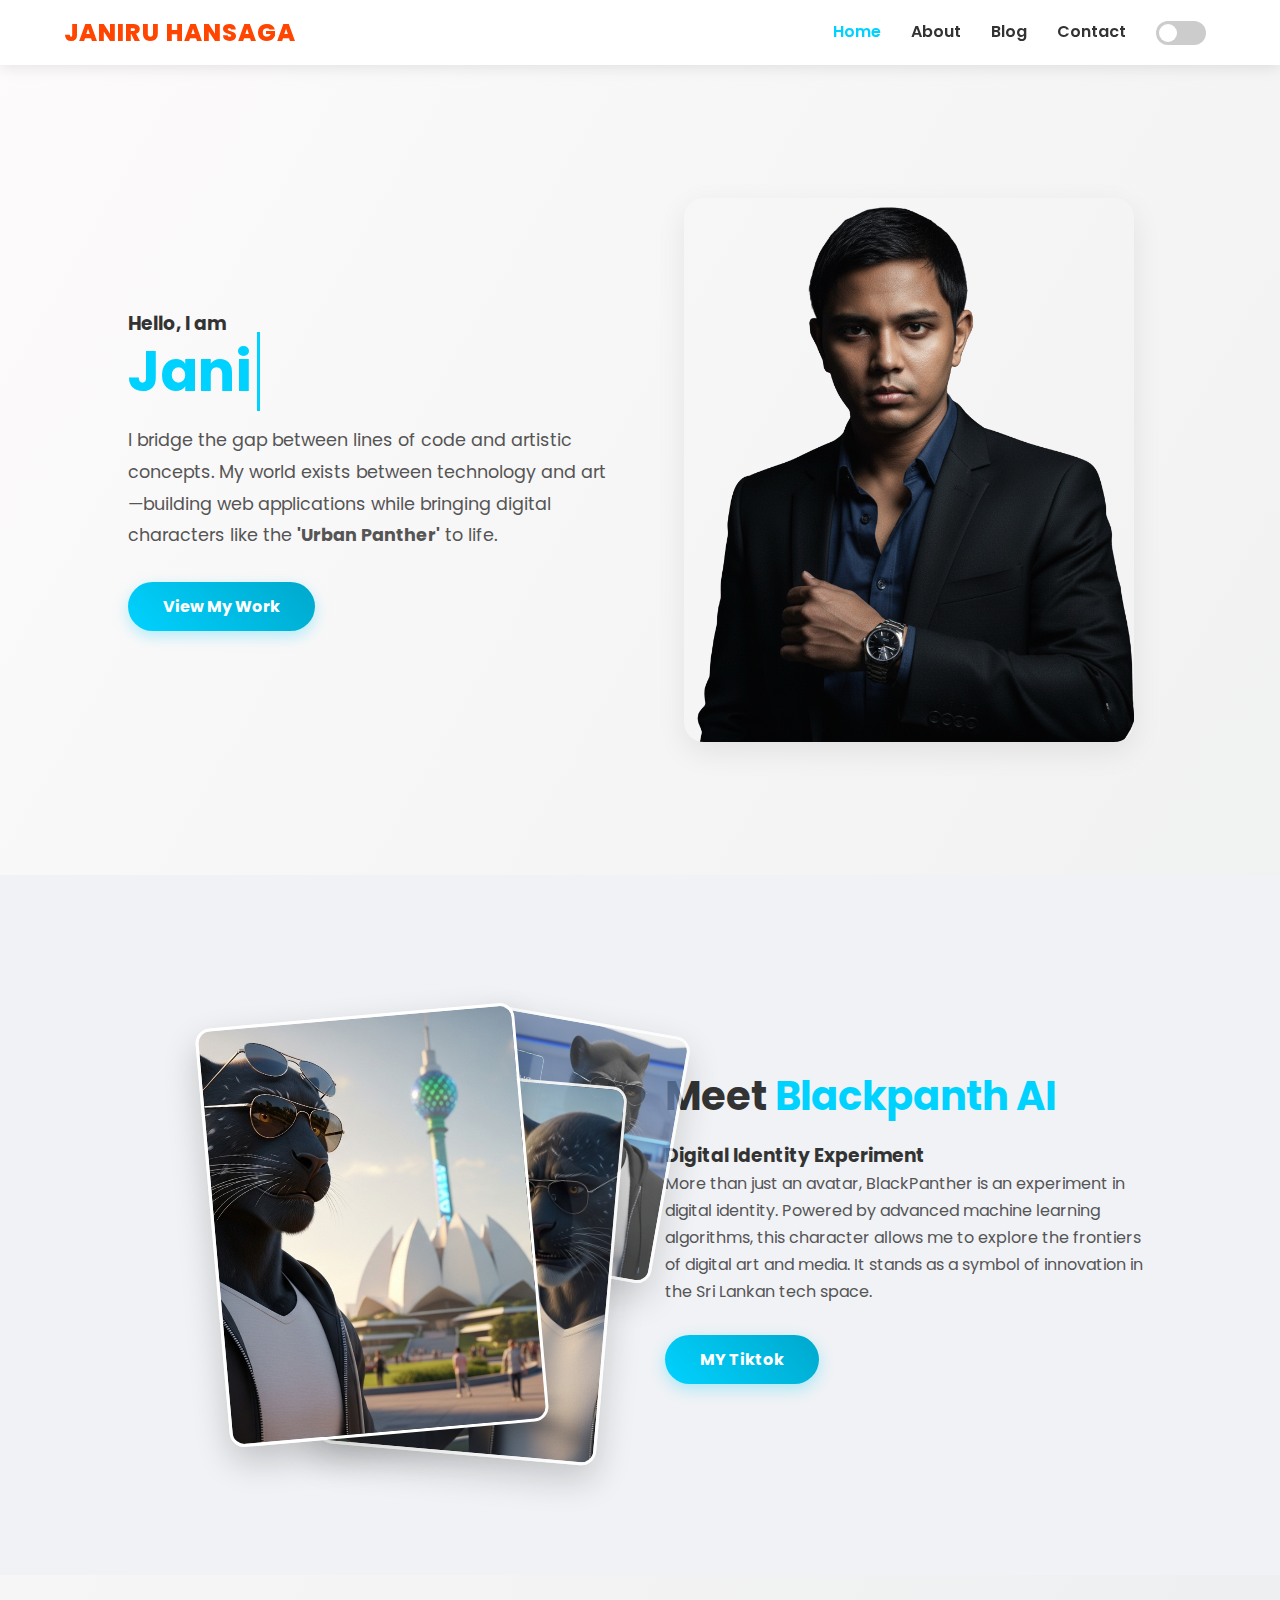
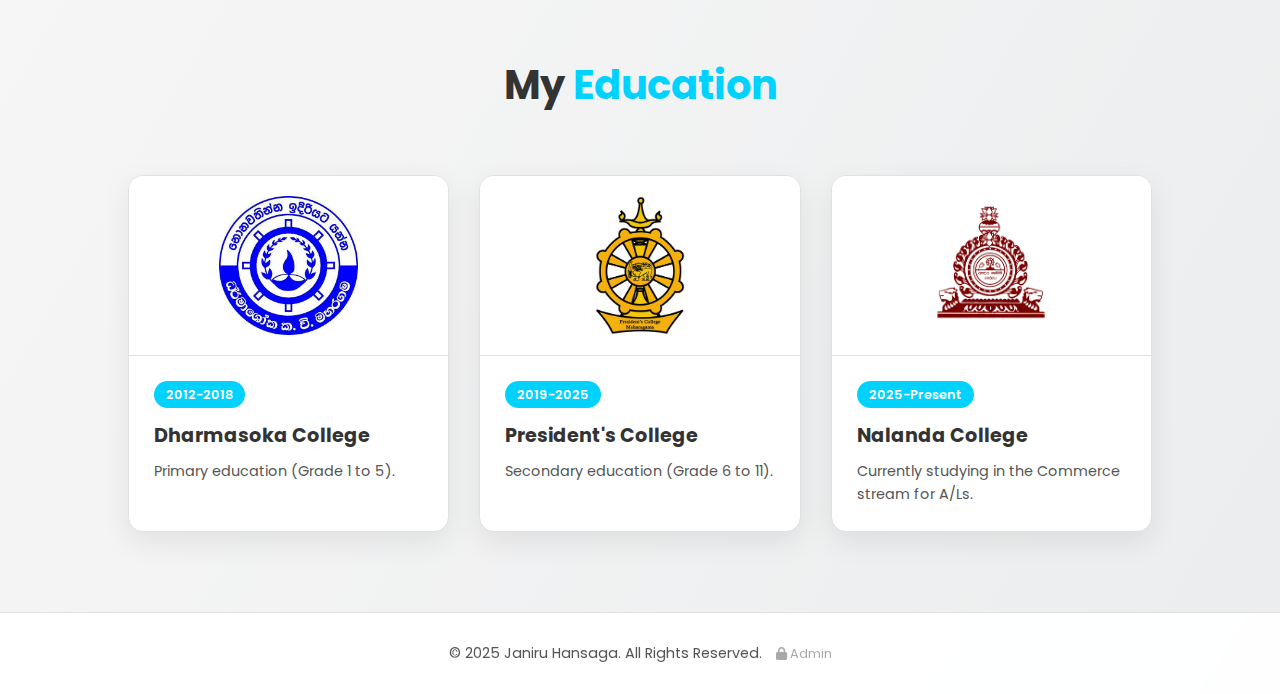
<file: index.html>
<!DOCTYPE html>
<html lang="en">

<head>
    <meta charset="UTF-8">
    <meta name="viewport" content="width=device-width, initial-scale=1.0">
    <title>Janiru Hansaga | Portfolio</title>
    <link rel="icon" type="image/x-icon" href="favicon.png">
    <link rel="stylesheet" href="style.css">
    <link href="https://fonts.googleapis.com/css2?family=Poppins:wght@300;400;600;700&display=swap" rel="stylesheet">
    <link rel="stylesheet" href="https://cdnjs.cloudflare.com/ajax/libs/font-awesome/6.4.0/css/all.min.css">
</head>

<body>

    <nav>
        <div class="logo">Janiru Hansaga</div>

        <ul class="nav-links" id="navLinks">
            <li><a href="index.html" style="color:var(--primary-color);">Home</a></li>
            <li><a href="about.html">About</a></li>
            <li><a href="Blog.html">Blog</a></li>
            <li><a href="contact.html">Contact</a></li>

            <li class="theme-switch-wrapper">
                <label class="theme-switch" for="checkbox">
                    <input type="checkbox" id="checkbox" />
                    <div class="slider round"></div>
                </label>
            </li>
        </ul>

        <div class="hamburger" onclick="toggleMenu()">
            <i class="fa-solid fa-bars"></i>
        </div>
    </nav>

    <header class="hero">
        <div class="hero-content">
            <h3>Hello, I am</h3>
            <h1><span class="typing"></span></h1>
            <p>I bridge the gap between lines of code and artistic concepts.
                My world exists between technology and art—building web applications while bringing digital characters
                like the <strong>'Urban Panther'</strong> to life.</p>
            <a href="https://janiru.online/" class="btn">View My Work</a>
        </div>
        <div class="hero-image">
            <img src="hero.png" alt="Janiru Hansaga">
        </div>
    </header>

    <section class="ai-section">
        <div class="ai-container">
            <div class="ai-image-box">
                <img src="panther1.jpeg" alt="AI Character Main" class="ai-img-main">
                <img src="panther2.jpeg" alt="AI Character Secondary" class="ai-img-secondary">
                <img src="panther3.png" alt="AI Character Small" class="ai-img-small">
            </div>

            <div class="ai-content-box">
                <h2>Meet <span class="highlight">Blackpanth AI</span></h2>
                <h3>Digital Identity Experiment</h3>
                <p>
                    More than just an avatar, BlackPanther is an experiment in digital identity. Powered by advanced
                    machine learning algorithms, this character allows me to explore the frontiers of digital art and
                    media. It stands as a symbol of innovation in the Sri Lankan tech space.
                </p>
                <a href="https://www.tiktok.com/@blackpanthai.lk" class="btn">MY Tiktok</a>
            </div>
        </div>
    </section>

    <section class="education-section" id="education">
        <h2 class="section-title">My <span class="highlight">Education</span></h2>

        <div class="edu-container">
            <div class="edu-box">
                <div class="edu-img">
                    <img src="images.jpg" alt="Dharmasoka College">
                </div>
                <div class="edu-content">
                    <span class="edu-date">2012-2018</span>
                    <h3>Dharmasoka College</h3>
                    <p>Primary education (Grade 1 to 5).</p>
                </div>
            </div>

            <div class="edu-box">
                <div class="edu-img">
                    <img src="President's_College_Maharagama_Crest.png" alt="Presidents College">
                </div>
                <div class="edu-content">
                    <span class="edu-date">2019-2025</span>
                    <h3>President's College</h3>
                    <p>Secondary education (Grade 6 to 11).</p>
                </div>
            </div>

            <div class="edu-box">
                <div class="edu-img">
                    <img src="Crest_of_Nalanda_College.png" alt="Nalanda College">
                </div>
                <div class="edu-content">
                    <span class="edu-date">2025-Present</span>
                    <h3>Nalanda College</h3>
                    <p>Currently studying in the Commerce stream for A/Ls.</p>
                </div>
            </div>
        </div>
    </section>
    <footer>
        <p>
            &copy; 2025 Janiru Hansaga. All Rights Reserved.
            <a href="admin.html" class="admin-link"><i class="fa-solid fa-lock"></i> Admin</a>
        </p>
    </footer>
    <script>
        // Dark Mode
        const toggleSwitch = document.querySelector('#checkbox');
        const currentTheme = localStorage.getItem('theme');

        if (currentTheme) {
            document.body.classList.add(currentTheme);
            if (currentTheme === 'dark-mode') {
                toggleSwitch.checked = true;
            }
        }

        function switchTheme(e) {
            if (e.target.checked) {
                document.body.classList.add('dark-mode');
                localStorage.setItem('theme', 'dark-mode');
            } else {
                document.body.classList.remove('dark-mode');
                localStorage.setItem('theme', 'light');
            }
        }
        toggleSwitch.addEventListener('change', switchTheme, false);

        // Typing Effect
        const text = "Janiru Hansaga";
        const typingElement = document.querySelector(".typing");
        let index = 0;
        let isDeleting = false;

        function typeEffect() {
            typingElement.textContent = text.substring(0, index);
            let speed = 150;
            if (isDeleting) { index--; speed = 100; } else { index++; }

            if (!isDeleting && index === text.length + 1) {
                isDeleting = true; speed = 2000;
            } else if (isDeleting && index === 0) {
                isDeleting = false; speed = 500;
            }
            setTimeout(typeEffect, speed);
        }
        window.onload = typeEffect;

        // Mobile Menu Toggle
        function toggleMenu() {
            const nav = document.getElementById("navLinks");
            nav.classList.toggle("active");

            // Icon change logic
            const icon = document.querySelector(".hamburger i");
            if (nav.classList.contains("active")) {
                icon.classList.remove("fa-bars");
                icon.classList.add("fa-xmark");
            } else {
                icon.classList.remove("fa-xmark");
                icon.classList.add("fa-bars");
            }
        }
    </script>
</body>

</html>
</file>
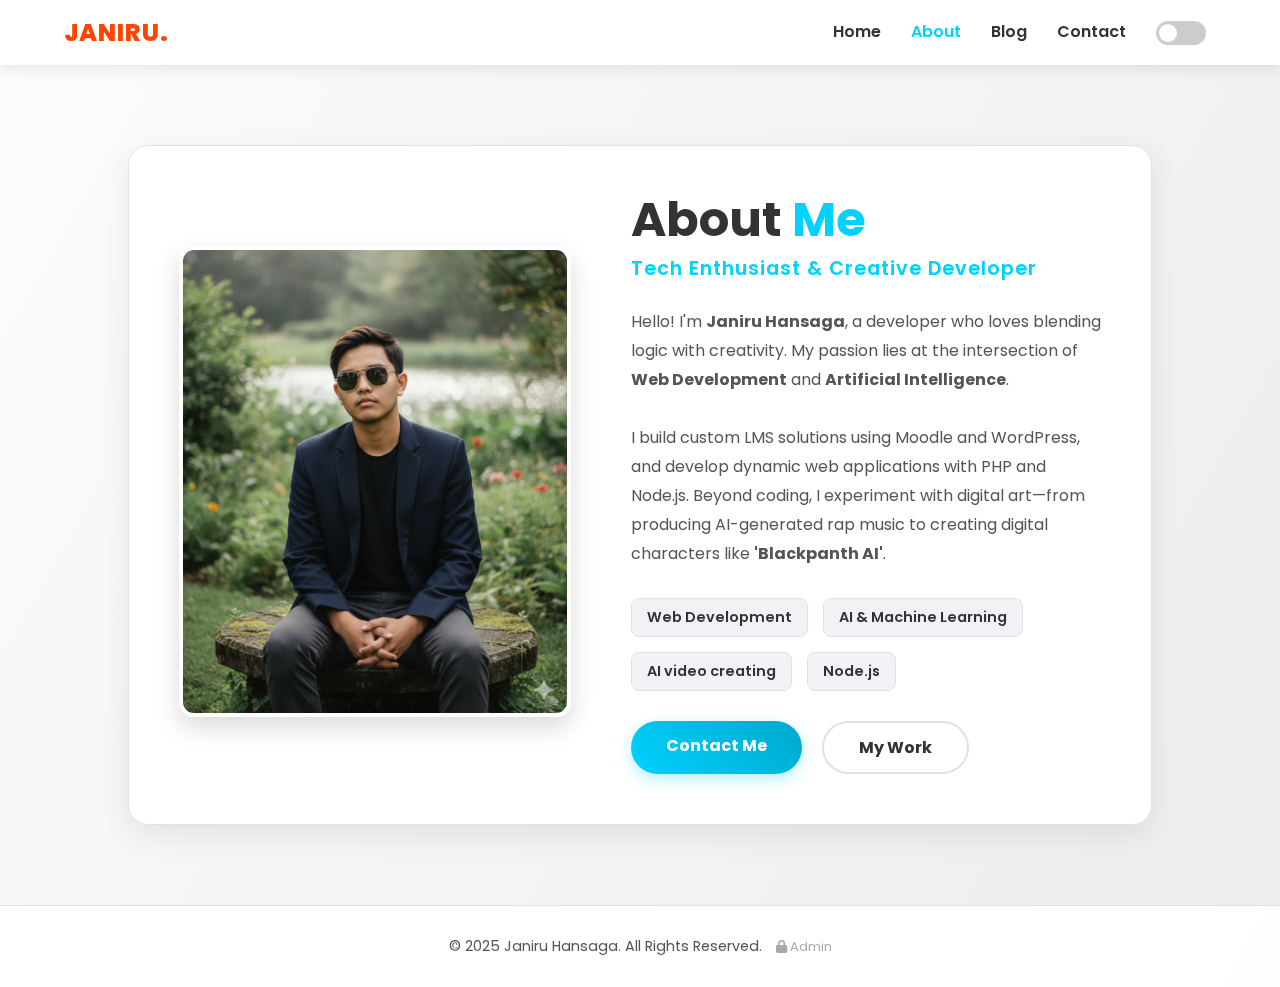
<file: about.html>
<!DOCTYPE html>
<html lang="en">

<head>
    <meta charset="UTF-8">
    <meta name="viewport" content="width=device-width, initial-scale=1.0">
    <title>About Me | Janiru Hansaga</title>
    <link rel="icon" type="image/x-icon" href="favicon.png">
    <link rel="stylesheet" href="style.css">
    <link href="https://fonts.googleapis.com/css2?family=Poppins:wght@300;400;600;800&display=swap" rel="stylesheet">
    <link rel="stylesheet" href="https://cdnjs.cloudflare.com/ajax/libs/font-awesome/6.4.0/css/all.min.css">
</head>

<body>

    <nav>
        <div class="logo">Janiru.</div>

        <ul class="nav-links" id="navLinks">
            <li><a href="index.html">Home</a></li>
            <li><a href="about.html" style="color:var(--primary-color);">About</a></li>
            <li><a href="Blog.html">Blog</a></li>
            <li><a href="contact.html">Contact</a></li>

            <li class="theme-switch-wrapper">
                <label class="theme-switch" for="checkbox">
                    <input type="checkbox" id="checkbox" />
                    <div class="slider round"></div>
                </label>
            </li>
        </ul>

        <div class="hamburger" onclick="toggleMenu()">
            <i class="fa-solid fa-bars"></i>
        </div>
    </nav>

    <section class="about-section">
        <div class="about-container">

            <div class="about-img-wrapper">
                <img src="my about.png" alt="Janiru Hansaga">
            </div>

            <div class="about-content">
                <h2>About <span class="highlight">Me</span></h2>
                <span class="subtitle">Tech Enthusiast & Creative Developer</span>

                <p>
                    Hello! I'm <strong>Janiru Hansaga</strong>, a developer who loves blending logic with creativity.
                    My passion lies at the intersection of <strong>Web Development</strong> and <strong>Artificial
                        Intelligence</strong>.
                </p>
                <p>
                    I build custom LMS solutions using Moodle and WordPress, and develop dynamic web applications with
                    PHP and Node.js.
                    Beyond coding, I experiment with digital art—from producing AI-generated rap music to creating
                    digital characters like
                    <strong>'Blackpanth AI'</strong>.
                </p>

                <div class="skills-grid">
                    <div class="skill-tag">Web Development</div>
                    <div class="skill-tag">AI & Machine Learning</div>
                    <div class="skill-tag">AI video creating</VIdeo></div>
                    <div class="skill-tag">Node.js</div>
                </div>

                <div class="btn-group">
                    <a href="https://www.facebook.com/janiruofficial" class="btn">Contact Me</a>
                    <a href="https://janiru.online/" class="btn-secondary">My Work</a>
                </div>
            </div>

        </div>
    </section>
    <footer>
        <p>
            &copy; 2025 Janiru Hansaga. All Rights Reserved.
            <a href="admin.html" class="admin-link"><i class="fa-solid fa-lock"></i> Admin</a>
        </p>
    </footer>
    <script>
        // Dark Mode Logic
        const toggleSwitch = document.querySelector('#checkbox');
        const currentTheme = localStorage.getItem('theme');

        if (currentTheme) {
            document.body.classList.add(currentTheme);
            if (currentTheme === 'dark-mode') {
                toggleSwitch.checked = true;
            }
        }

        function switchTheme(e) {
            if (e.target.checked) {
                document.body.classList.add('dark-mode');
                localStorage.setItem('theme', 'dark-mode');
            } else {
                document.body.classList.remove('dark-mode');
                localStorage.setItem('theme', 'light');
            }
        }
        toggleSwitch.addEventListener('change', switchTheme, false);

        // Mobile Menu
        function toggleMenu() {
            const nav = document.getElementById("navLinks");
            nav.classList.toggle("active");

            const icon = document.querySelector(".hamburger i");
            if (nav.classList.contains("active")) {
                icon.classList.remove("fa-bars");
                icon.classList.add("fa-xmark");
            } else {
                icon.classList.remove("fa-xmark");
                icon.classList.add("fa-bars");
            }
        }
    </script>

</body>

</html>
</file>
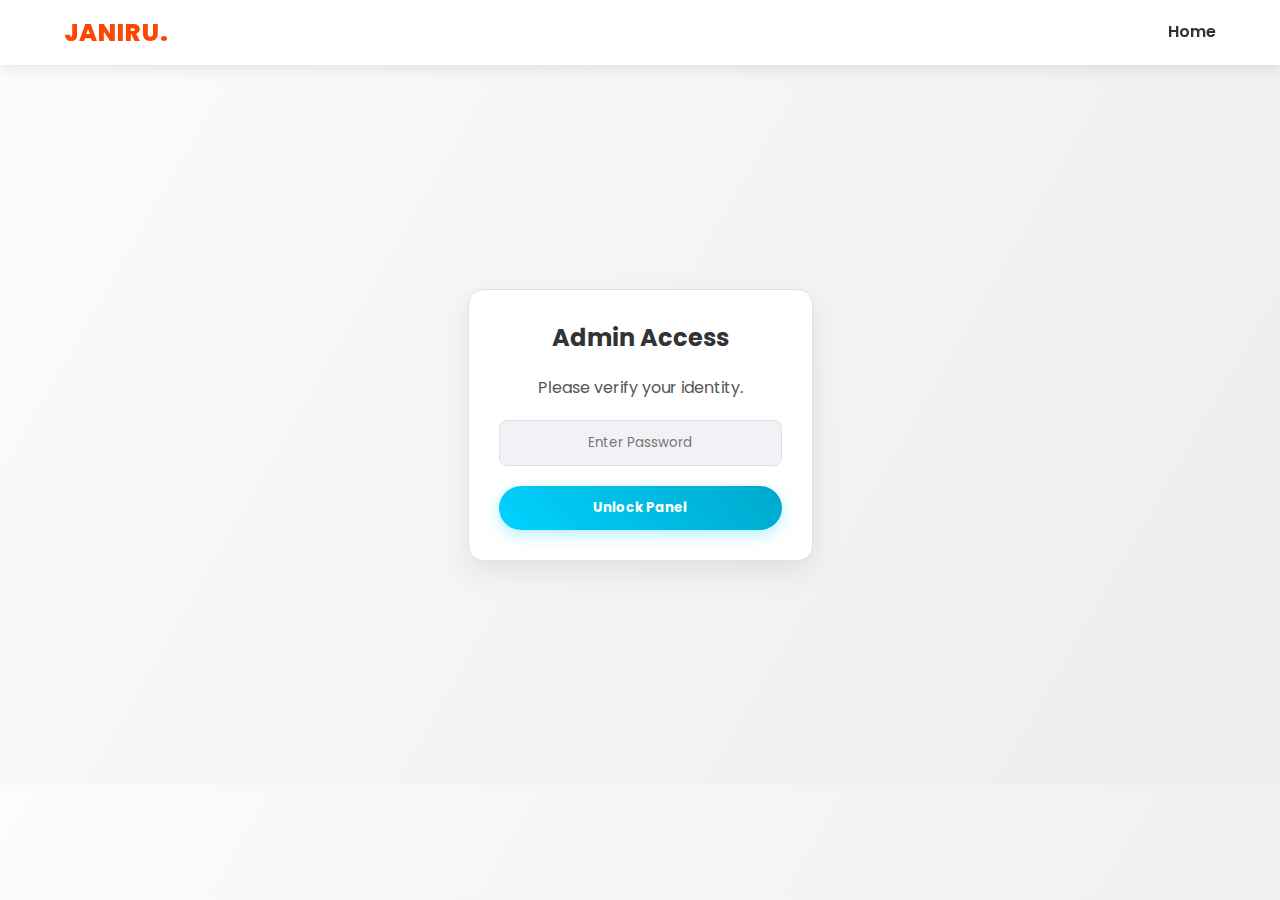
<file: admin.html>
<!DOCTYPE html>
<html lang="en">
<head>
    <meta charset="UTF-8">
    <meta name="viewport" content="width=device-width, initial-scale=1.0">
    <title>Admin | Post Generator</title>
    <link rel="stylesheet" href="style.css">
    <link href="https://fonts.googleapis.com/css2?family=Poppins:wght@300;600&display=swap" rel="stylesheet">
    <script>
        if (sessionStorage.getItem('isLoggedIn') !== 'true') { window.location.href = "login.html"; }
    </script>
</head>
<body>

    <nav>
        <div class="logo">ADMIN PANEL</div>
        <ul class="nav-links">
            <li><a href="index.html">Home</a></li>
            <li><a href="#" onclick="logout()" style="color: #ff4d4d;">Logout</a></li>
        </ul>
    </nav>

    <div class="admin-container">
        <h2 style="text-align: center; margin-bottom: 20px;">Create New Post</h2>
        <p style="text-align: center; color: var(--sub-text); margin-bottom: 30px; font-size: 0.9rem;">
            Since this is hosted on GitHub, this tool will <b>generate the code</b> for you.<br>
            Copy the result and paste it into your <code>posts.js</code> file.
        </p>

        <form id="postForm">
            <div class="form-group">
                <label>Title</label>
                <input type="text" id="postTitle" class="form-input" required>
            </div>
            <div class="form-group">
                <label>Date</label>
                <input type="date" id="postDate" class="form-input" required>
            </div>
            <div class="form-group">
                <label>Image URL (or file name)</label>
                <input type="text" id="postImage" class="form-input" placeholder="e.g. images/my-pic.jpg" required>
                <small style="color:gray;">Upload the image to your 'images' folder on GitHub first.</small>
            </div>
            <div class="form-group">
                <label>Content</label>
                <textarea id="postContent" class="form-input" rows="6" required></textarea>
            </div>
            <button type="submit" class="btn" style="width: 100%;">Generate Code</button>
        </form>

        <div id="outputArea" style="display: none; margin-top: 30px; background: #111; padding: 20px; border-radius: 10px; border: 1px solid #333;">
            <h3 style="color: #fff; margin-bottom: 10px;">Copy This Code:</h3>
            <textarea id="codeResult" style="width: 100%; height: 150px; background: #000; color: #0f0; padding: 10px; border: none; font-family: monospace;"></textarea>
            <p style="color: #aaa; font-size: 0.8rem; margin-top: 10px;">
                Now open <b>posts.js</b> and paste this inside the list, at the top.
            </p>
        </div>
    </div>

    <script>
        function logout() {
            sessionStorage.removeItem('isLoggedIn');
            window.location.href = "login.html";
        }

        document.getElementById('postForm').addEventListener('submit', function (e) {
            e.preventDefault();
            
            const title = document.getElementById('postTitle').value;
            const date = document.getElementById('postDate').value;
            const image = document.getElementById('postImage').value;
            // Clean up content to prevent code breaking
            const content = document.getElementById('postContent').value.replace(/"/g, '\\"').replace(/\n/g, ' ');

            const codeSnippet = `    {
        title: "${title}",
        date: "${date}",
        image: "${image}",
        content: "${content}"
    },`;

            document.getElementById('outputArea').style.display = 'block';
            document.getElementById('codeResult').value = codeSnippet;
        });
    </script>
</body>
</html>
</file>
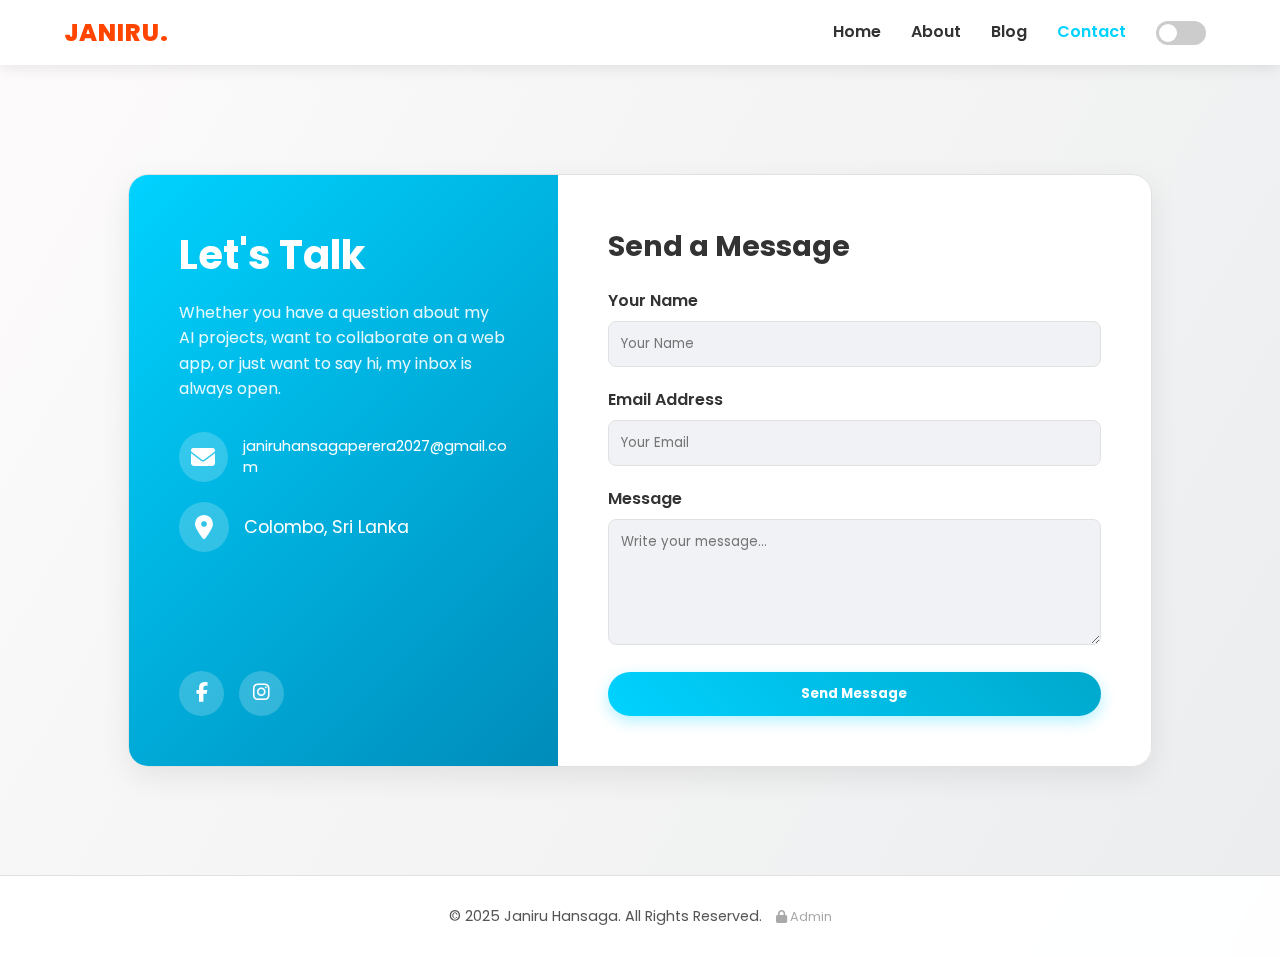
<file: contact.html>
<!DOCTYPE html>
<html lang="en">

<head>
    <meta charset="UTF-8">
    <meta name="viewport" content="width=device-width, initial-scale=1.0">
    <title>Contact Me | Janiru Hansaga</title>
    <link rel="icon" type="image/x-icon" href="favicon.png">
    <link rel="stylesheet" href="style.css">
    <link href="https://fonts.googleapis.com/css2?family=Poppins:wght@300;400;600;800&display=swap" rel="stylesheet">
    <link rel="stylesheet" href="https://cdnjs.cloudflare.com/ajax/libs/font-awesome/6.4.0/css/all.min.css">
</head>

<body>

    <nav>
        <div class="logo">Janiru.</div>

        <ul class="nav-links" id="navLinks">
            <li><a href="index.html">Home</a></li>
            <li><a href="about.html">About</a></li>
            <li><a href="Blog.html">Blog</a></li>
            <li><a href="contact.html" style="color:var(--primary-color);">Contact</a></li>

            <li class="theme-switch-wrapper">
                <label class="theme-switch" for="checkbox">
                    <input type="checkbox" id="checkbox" />
                    <div class="slider round"></div>
                </label>
            </li>
        </ul>

        <div class="hamburger" onclick="toggleMenu()">
            <i class="fa-solid fa-bars"></i>
        </div>
    </nav>

    <section class="contact-section">
        <div class="contact-container">

            <div class="contact-info">
                <div>
                    <h2>Let's Talk</h2>
                    <p>Whether you have a question about my AI projects, want to collaborate on a web app, or just want
                        to say hi, my inbox is always open.</p>

                    <div class="info-item">
                        <i class="fa-solid fa-envelope"></i>
                        <span style="font-size: 0.9rem; word-break: break-all;">janiruhansagaperera2027@gmail.com</span>
                    </div>

                    <div class="info-item">
                        <i class="fa-solid fa-location-dot"></i>
                        <span>Colombo, Sri Lanka</span>
                    </div>
                </div>

                <div class="social-icons">
                    <a href="https://www.facebook.com/janiruofficial" target="_blank" title="Facebook"><i
                            class="fa-brands fa-facebook-f"></i></a>
                    <a href="https://www.instagram.com/janiruofficial" target="_blank" title="Instagram"><i
                            class="fa-brands fa-instagram"></i></a>
                </div>
            </div>

            <div class="contact-form">
                <h3>Send a Message</h3>

                <form action="https://formspree.io/f/mpwgnygb" method="POST">

                    <div class="form-group">
                        <label>Your Name</label>
                        <input type="text" name="name" class="form-input" placeholder="Your Name" required>
                    </div>

                    <div class="form-group">
                        <label>Email Address</label>
                        <input type="email" name="email" class="form-input" placeholder="Your Email" required>
                    </div>

                    <div class="form-group">
                        <label>Message</label>
                        <textarea name="message" class="form-input" rows="5" placeholder="Write your message..."
                            required></textarea>
                    </div>

                    <button type="submit" class="btn" style="width: 100%;">Send Message</button>
                </form>
            </div>

        </div>
    </section>
    <footer>
        <p>
            &copy; 2025 Janiru Hansaga. All Rights Reserved.
            <a href="admin.html" class="admin-link"><i class="fa-solid fa-lock"></i> Admin</a>
        </p>
    </footer>
    <script>
        // Dark Mode Logic
        const toggleSwitch = document.querySelector('#checkbox');
        const currentTheme = localStorage.getItem('theme');

        if (currentTheme) {
            document.body.classList.add(currentTheme);
            if (currentTheme === 'dark-mode') {
                toggleSwitch.checked = true;
            }
        }

        function switchTheme(e) {
            if (e.target.checked) {
                document.body.classList.add('dark-mode');
                localStorage.setItem('theme', 'dark-mode');
            } else {
                document.body.classList.remove('dark-mode');
                localStorage.setItem('theme', 'light');
            }
        }
        toggleSwitch.addEventListener('change', switchTheme, false);

        // Mobile Menu
        function toggleMenu() {
            const nav = document.getElementById("navLinks");
            nav.classList.toggle("active");

            const icon = document.querySelector(".hamburger i");
            if (nav.classList.contains("active")) {
                icon.classList.remove("fa-bars");
                icon.classList.add("fa-xmark");
            } else {
                icon.classList.remove("fa-xmark");
                icon.classList.add("fa-bars");
            }
        }
    </script>

</body>

</html>
</file>
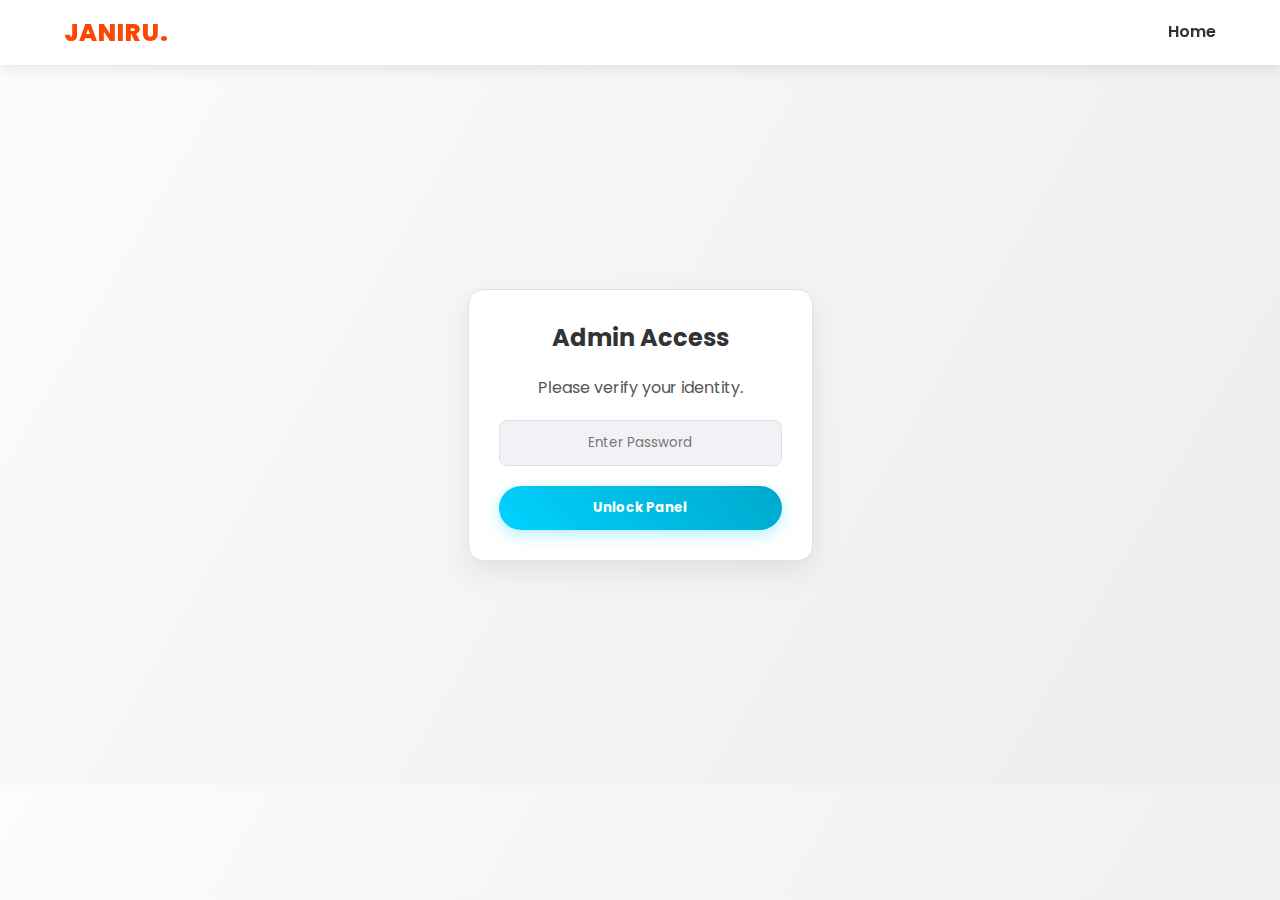
<file: login.html>
<!DOCTYPE html>
<html lang="en">

<head>
    <meta charset="UTF-8">
    <meta name="viewport" content="width=device-width, initial-scale=1.0">
    <title>Admin Login</title>
    <link rel="icon" type="image/x-icon" href="favicon.png">
    <link rel="stylesheet" href="style.css">
    <link href="https://fonts.googleapis.com/css2?family=Poppins:wght@300;600&display=swap" rel="stylesheet">
</head>

<body>

    <nav>
        <div class="logo">Janiru.</div>
        <ul class="nav-links">
            <li><a href="index.html">Home</a></li>
        </ul>
    </nav>

    <div style="height: 80vh; display: flex; align-items: center; justify-content: center;">
        <div class="admin-container" style="max-width: 400px; text-align: center;">
            <h2 style="margin-bottom: 20px;">Admin Access</h2>
            <p style="color: var(--sub-text); margin-bottom: 20px;">Please verify your identity.</p>

            <form id="loginForm">
                <div class="form-group">
                    <input type="password" id="passwordInput" class="form-input" placeholder="Enter Password" required
                        style="text-align: center;">
                </div>
                <button type="submit" class="btn" style="width: 100%;">Unlock Panel</button>
            </form>
            <p id="errorMsg" style="color: #ff4d4d; margin-top: 10px; display: none; font-size: 14px;">Incorrect
                Password!</p>
        </div>
    </div>

    <script>
        // === CHANGE YOUR PASSWORD HERE ===
        const MY_PASSWORD = "M&8j;QoHo7";

        const loginForm = document.getElementById('loginForm');
        const errorMsg = document.getElementById('errorMsg');

        // Check if already logged in
        if (sessionStorage.getItem('isLoggedIn') === 'true') {
            window.location.href = "admin.html";
        }

        loginForm.addEventListener('submit', function (e) {
            e.preventDefault();
            const input = document.getElementById('passwordInput').value;

            if (input === MY_PASSWORD) {
                // Save login state to Session Storage (clears when browser closes)
                sessionStorage.setItem('isLoggedIn', 'true');
                window.location.href = "admin.html";
            } else {
                errorMsg.style.display = "block";
                loginForm.reset();
            }
        });
    </script>
</body>

</html>
</file>
<file: style.css>
/* =========================================
   1. CSS VARIABLES & THEME SETUP
   ========================================= */
:root {
    --primary-color: #00d2ff;
    --logo-color: #ff4500;
    --name-color: #00d2ff;

    /* Light Mode */
    --bg-color: #f0f2f5;
    --text-color: #333333;
    --nav-bg: rgba(255, 255, 255, 0.95);
    --card-bg: #ffffff;
    --sub-text: #555555;
    --border-color: #e1e1e1;
    --box-shadow: 0 10px 30px rgba(0, 0, 0, 0.08);
    --gradient-bg: linear-gradient(120deg, #fdfbfb 0%, #ebedee 100%);
}

body.dark-mode {
    --bg-color: #121212;
    --text-color: #e0e0e0;
    --nav-bg: rgba(25, 25, 25, 0.95);
    --card-bg: #1e1e1e;
    --sub-text: #aaaaaa;
    --border-color: #333;
    --box-shadow: 0 10px 30px rgba(0, 0, 0, 0.5);
    --gradient-bg: linear-gradient(120deg, #1a1a1a 0%, #000000 100%);
}

* {
    margin: 0;
    padding: 0;
    box-sizing: border-box;
    font-family: 'Poppins', sans-serif;
}

body {
    background: var(--gradient-bg);
    color: var(--text-color);
    transition: background 0.3s, color 0.3s;
    overflow-x: hidden;
}

/* =========================================
   2. NAVIGATION BAR (Mobile Friendly)
   ========================================= */
nav {
    display: flex;
    justify-content: space-between;
    align-items: center;
    padding: 15px 5%;
    background-color: var(--nav-bg);
    backdrop-filter: blur(10px);
    /* Glass effect */
    box-shadow: 0 2px 15px rgba(0, 0, 0, 0.1);
    position: sticky;
    top: 0;
    z-index: 1000;
}

.logo {
    font-size: 24px;
    font-weight: 800;
    color: var(--logo-color);
    text-transform: uppercase;
    letter-spacing: 1px;
}

.nav-links {
    list-style: none;
    display: flex;
    gap: 30px;
}

.nav-links a {
    text-decoration: none;
    color: var(--text-color);
    font-size: 16px;
    font-weight: 600;
    transition: 0.3s;
    position: relative;
}

.nav-links a::after {
    content: '';
    width: 0;
    height: 2px;
    background: var(--primary-color);
    display: block;
    margin: auto;
    transition: 0.3s;
}

.nav-links a:hover::after {
    width: 100%;
}

/* Hamburger Menu for Mobile */
.hamburger {
    display: none;
    cursor: pointer;
    font-size: 24px;
    color: var(--text-color);
}

/* Dark Mode Switcher */
.theme-switch-wrapper {
    display: flex;
    align-items: center;
}

.theme-switch {
    display: inline-block;
    height: 24px;
    position: relative;
    width: 50px;
    margin-right: 10px;
}

.theme-switch input {
    display: none;
}

.slider {
    background-color: #ccc;
    bottom: 0;
    cursor: pointer;
    left: 0;
    position: absolute;
    right: 0;
    top: 0;
    transition: .4s;
    border-radius: 34px;
}

.slider:before {
    background-color: #fff;
    bottom: 3px;
    content: "";
    height: 18px;
    left: 3px;
    position: absolute;
    transition: .4s;
    width: 18px;
    border-radius: 50%;
}

input:checked+.slider {
    background-color: var(--primary-color);
}

input:checked+.slider:before {
    transform: translateX(26px);
}

.mode-text {
    font-size: 12px;
    font-weight: bold;
    color: var(--text-color);
}

/* =========================================
   3. HERO SECTION
   ========================================= */
.hero {
    display: flex;
    justify-content: center;
    align-items: center;
    min-height: 90vh;
    padding: 0 10%;
    gap: 50px;
}

.hero-content {
    flex: 1;
}

.hero h1 {
    font-size: 3.5rem;
    margin-bottom: 20px;
    line-height: 1.2;
}

.highlight {
    color: var(--primary-color);
}

.hero p {
    margin-bottom: 30px;
    line-height: 1.8;
    color: var(--sub-text);
    font-size: 1.1rem;
}

.btn {
    display: inline-block;
    padding: 12px 35px;
    background: linear-gradient(45deg, var(--primary-color), #00a8cc);
    color: #fff;
    text-decoration: none;
    border-radius: 30px;
    font-weight: bold;
    transition: 0.3s;
    box-shadow: 0 5px 15px rgba(0, 210, 255, 0.3);
    border: none;
    cursor: pointer;
}

.btn:hover {
    transform: translateY(-3px);
    box-shadow: 0 8px 20px rgba(0, 210, 255, 0.5);
}

.hero-image {
    flex: 1;
    display: flex;
    justify-content: center;
}

.hero-image img {
    width: 100%;
    max-width: 450px;
    border-radius: 20px;
    box-shadow: var(--box-shadow);
    animation: float 6s ease-in-out infinite;
}

@keyframes float {
    0% {
        transform: translateY(0px);
    }

    50% {
        transform: translateY(-20px);
    }

    100% {
        transform: translateY(0px);
    }
}

.typing {
    color: var(--name-color);
    border-right: 3px solid var(--name-color);
    padding-right: 5px;
    animation: blink 0.7s infinite;
}

@keyframes blink {
    50% {
        border-color: transparent;
    }
}

/* =========================================
   4. AI SECTION (Fixed & Beautiful)
   ========================================= */
.ai-section {
    padding: 100px 10%;
    background-color: var(--bg-color);
    overflow: hidden;
}

.ai-container {
    display: flex;
    align-items: center;
    gap: 50px;
    max-width: 1200px;
    margin: 0 auto;
}

.ai-image-box {
    flex: 1;
    position: relative;
    height: 500px;
    display: flex;
    justify-content: center;
    align-items: center;
}

.ai-image-box img {
    position: absolute;
    border-radius: 15px;
    border: 3px solid var(--card-bg);
    box-shadow: 0 15px 35px rgba(0, 0, 0, 0.2);
    transition: 0.4s;
    object-fit: cover;
}

/* Desktop Stacking */
.ai-img-main {
    width: 320px;
    height: 420px;
    z-index: 3;
    transform: rotate(-5deg);
}

.ai-img-secondary {
    width: 280px;
    height: 380px;
    z-index: 2;
    transform: translate(100px, 40px) rotate(5deg);
    opacity: 0.9;
}

.ai-img-small {
    width: 200px;
    height: 250px;
    z-index: 1;
    transform: translate(200px, -80px) rotate(10deg);
    opacity: 0.8;
}

.ai-image-box:hover .ai-img-main {
    transform: rotate(0) scale(1.05);
    z-index: 10;
}

.ai-image-box:hover .ai-img-secondary {
    transform: translate(120px, 40px) rotate(0);
}

.ai-image-box:hover .ai-img-small {
    transform: translate(220px, -80px) rotate(0);
}

.ai-content-box {
    flex: 1;
}

.ai-content-box h2 {
    font-size: 2.5rem;
    margin-bottom: 15px;
}

.ai-content-box p {
    color: var(--sub-text);
    line-height: 1.7;
    margin-bottom: 30px;
}

/* =========================================
   5. EDUCATION & CARDS
   ========================================= */
.education-section {
    padding: 80px 10%;
}

.section-title {
    text-align: center;
    font-size: 2.5rem;
    margin-bottom: 60px;
}

.edu-container {
    display: grid;
    grid-template-columns: repeat(auto-fit, minmax(300px, 1fr));
    gap: 30px;
}

.edu-box {
    background: var(--card-bg);
    border-radius: 15px;
    overflow: hidden;
    box-shadow: var(--box-shadow);
    transition: 0.3s;
    border: 1px solid var(--border-color);
}

.edu-box:hover {
    transform: translateY(-10px);
    border-color: var(--primary-color);
}

.edu-img {
    height: 180px;
    background: #fff;
    /* Ensure logos look right in dark mode */
    display: flex;
    align-items: center;
    justify-content: center;
    padding: 20px;
    border-bottom: 1px solid var(--border-color);
}

.edu-img img {
    max-height: 100%;
    max-width: 100%;
    object-fit: contain;
    transition: 0.5s;
}

.edu-box:hover .edu-img img {
    transform: scale(1.1);
}

.edu-content {
    padding: 25px;
}

.edu-date {
    background: var(--primary-color);
    color: #fff;
    padding: 5px 12px;
    border-radius: 20px;
    font-size: 0.8rem;
    font-weight: 600;
}

.edu-content h3 {
    margin: 15px 0 10px;
    font-size: 1.2rem;
}

.edu-content p {
    color: var(--sub-text);
    font-size: 0.9rem;
    line-height: 1.6;
}

/* =========================================
   6. BLOG STYLES
   ========================================= */
.blog-header {
    text-align: center;
    padding: 80px 20px;
    background: #111;
    color: white;
}

.blog-section {
    padding: 50px 10%;
    min-height: 80vh;
}

.blog-container {
    display: grid;
    grid-template-columns: repeat(auto-fill, minmax(300px, 1fr));
    gap: 30px;
}

.blog-box {
    background: var(--card-bg);
    border-radius: 12px;
    overflow: hidden;
    box-shadow: var(--box-shadow);
    transition: 0.3s;
    border: 1px solid var(--border-color);
    display: flex;
    flex-direction: column;
}

.blog-box:hover {
    transform: translateY(-5px);
}

.blog-img {
    height: 200px;
    overflow: hidden;
}

.blog-img img {
    width: 100%;
    height: 100%;
    object-fit: cover;
    transition: 0.5s;
}

.blog-box:hover .blog-img img {
    transform: scale(1.1);
}

.blog-content {
    padding: 20px;
    flex: 1;
    display: flex;
    flex-direction: column;
}

.blog-actions {
    margin-top: auto;
    display: flex;
    justify-content: space-between;
    align-items: center;
    padding-top: 15px;
    border-top: 1px solid var(--border-color);
}

.read-more {
    color: var(--primary-color);
    text-decoration: none;
    font-weight: 600;
}

.delete-btn {
    background: transparent;
    border: none;
    color: #ff4d4d;
    cursor: pointer;
}

/* =========================================
   7. ADMIN PANEL STYLES
   ========================================= */
.admin-container {
    max-width: 600px;
    margin: 50px auto;
    padding: 30px;
    background: var(--card-bg);
    border-radius: 15px;
    box-shadow: var(--box-shadow);
    border: 1px solid var(--border-color);
}

.form-group {
    margin-bottom: 20px;
}

.form-group label {
    display: block;
    margin-bottom: 8px;
    font-weight: 600;
    color: var(--text-color);
}

.form-input {
    width: 100%;
    padding: 12px;
    border-radius: 8px;
    border: 1px solid var(--border-color);
    background: var(--bg-color);
    color: var(--text-color);
    outline: none;
    transition: 0.3s;
}

.form-input:focus {
    border-color: var(--primary-color);
    box-shadow: 0 0 5px rgba(0, 210, 255, 0.3);
}

/* =========================================
   8. MOBILE RESPONSIVENESS (The Fix)
   ========================================= */
@media (max-width: 992px) {
    .hero {
        flex-direction: column-reverse;
        text-align: center;
        padding-top: 40px;
    }

    .hero h1 {
        font-size: 2.5rem;
    }

    .ai-container {
        flex-direction: column;
        gap: 30px;
    }

    .ai-image-box {
        width: 100%;
        height: auto;
        min-height: 400px;
    }

    /* Reset Transforms for Mobile */
    .ai-img-main,
    .ai-img-secondary,
    .ai-img-small {
        position: absolute;
        left: 50%;
        top: 50%;
    }

    .ai-img-main {
        transform: translate(-50%, -50%);
        width: 260px;
        height: 350px;
    }

    .ai-img-secondary {
        transform: translate(-30%, -40%) rotate(5deg);
        width: 220px;
        height: 300px;
    }

    .ai-img-small {
        display: none;
        /* Hide 3rd image on mobile to save space */
    }

    .ai-content-box {
        text-align: center;
    }
}

@media (max-width: 768px) {
    .hamburger {
        display: block;
    }

    .nav-links {
        position: fixed;
        right: -100%;
        top: 70px;
        height: calc(100vh - 70px);
        background: var(--nav-bg);
        flex-direction: column;
        width: 100%;
        text-align: center;
        padding-top: 50px;
        transition: 0.4s;
        backdrop-filter: blur(10px);
    }

    .nav-links.active {
        right: 0;
    }

    .nav-links li {
        margin: 20px 0;
    }

    .edu-container,
    .blog-container {
        grid-template-columns: 1fr;
    }
}

/* =========================================
   ADD TO BOTTOM OF style.css
   ========================================= */

/* About Section Layout */
.about-section {
    padding: 80px 10%;
    min-height: 90vh;
    /* Takes full screen height */
    display: flex;
    align-items: center;
    justify-content: center;
}

.about-container {
    display: flex;
    align-items: center;
    gap: 60px;
    background: var(--nav-bg);
    /* Glass effect matches navbar */
    backdrop-filter: blur(10px);
    padding: 50px;
    border-radius: 20px;
    box-shadow: var(--box-shadow);
    border: 1px solid var(--border-color);
    max-width: 1200px;
}

/* Image Styling */
.about-img-wrapper {
    flex: 1;
    position: relative;
    min-width: 300px;
}

.about-img-wrapper img {
    width: 100%;
    height: auto;
    border-radius: 15px;
    box-shadow: 0 10px 25px rgba(0, 0, 0, 0.15);
    border: 4px solid var(--card-bg);
    /* Frame effect */
    transition: transform 0.3s ease;
}

.about-img-wrapper img:hover {
    transform: scale(1.02);
}

/* Content Styling */
.about-content {
    flex: 1.2;
    /* Gives text slightly more space than image */
}

.about-content h2 {
    font-size: 3rem;
    margin-bottom: 10px;
    line-height: 1;
}

.about-content .subtitle {
    font-size: 1.2rem;
    color: var(--primary-color);
    font-weight: 600;
    margin-bottom: 25px;
    display: block;
    letter-spacing: 1px;
}

.about-content p {
    color: var(--sub-text);
    line-height: 1.8;
    margin-bottom: 30px;
    font-size: 1rem;
}

/* Skills/Tech Stack Mini-Grid */
.skills-grid {
    display: flex;
    gap: 15px;
    margin-bottom: 30px;
    flex-wrap: wrap;
}

.skill-tag {
    background: var(--bg-color);
    padding: 8px 15px;
    border-radius: 8px;
    font-size: 0.9rem;
    font-weight: 600;
    border: 1px solid var(--border-color);
    color: var(--text-color);
}

/* Button Group */
.btn-group {
    display: flex;
    gap: 20px;
}

.btn-secondary {
    display: inline-block;
    padding: 12px 35px;
    background: transparent;
    color: var(--text-color);
    text-decoration: none;
    border-radius: 30px;
    font-weight: bold;
    border: 2px solid var(--border-color);
    transition: 0.3s;
}

.btn-secondary:hover {
    border-color: var(--primary-color);
    color: var(--primary-color);
}

/* Mobile Responsive Fix */
@media (max-width: 968px) {
    .about-container {
        flex-direction: column;
        padding: 30px;
        text-align: center;
    }

    .about-content h2 {
        font-size: 2.5rem;
    }

    .skills-grid {
        justify-content: center;
    }

    .btn-group {
        justify-content: center;
    }
}

/* =========================================
   ADD TO BOTTOM OF style.css (Contact Page)
   ========================================= */

.contact-section {
    padding: 80px 10%;
    min-height: 90vh;
    display: flex;
    align-items: center;
    justify-content: center;
}

.contact-container {
    display: flex;
    background: var(--nav-bg);
    backdrop-filter: blur(10px);
    width: 100%;
    max-width: 1100px;
    border-radius: 20px;
    overflow: hidden;
    box-shadow: var(--box-shadow);
    border: 1px solid var(--border-color);
}

/* Left Side: Contact Info */
.contact-info {
    flex: 1;
    padding: 50px;
    background: linear-gradient(135deg, var(--primary-color), #008cba);
    color: #fff;
    display: flex;
    flex-direction: column;
    justify-content: space-between;
}

.contact-info h2 {
    font-size: 2.5rem;
    margin-bottom: 15px;
}

.contact-info p {
    color: rgba(255, 255, 255, 0.9);
    margin-bottom: 30px;
    line-height: 1.6;
}

.info-item {
    display: flex;
    align-items: center;
    margin-bottom: 20px;
    font-size: 1.1rem;
}

.info-item i {
    font-size: 1.5rem;
    margin-right: 15px;
    background: rgba(255, 255, 255, 0.2);
    padding: 10px;
    border-radius: 50%;
    width: 50px;
    height: 50px;
    display: flex;
    align-items: center;
    justify-content: center;
}

.social-icons {
    display: flex;
    gap: 15px;
}

.social-icons a {
    color: #fff;
    font-size: 1.2rem;
    background: rgba(255, 255, 255, 0.2);
    padding: 10px;
    border-radius: 50%;
    transition: 0.3s;
    width: 45px;
    height: 45px;
    display: flex;
    align-items: center;
    justify-content: center;
    text-decoration: none;
}

.social-icons a:hover {
    background: #fff;
    color: var(--primary-color);
    transform: translateY(-3px);
}

/* Right Side: Form */
.contact-form {
    flex: 1.5;
    padding: 50px;
}

.contact-form h3 {
    font-size: 1.8rem;
    color: var(--text-color);
    margin-bottom: 20px;
}

/* Mobile Responsive */
@media (max-width: 900px) {
    .contact-container {
        flex-direction: column;
    }

    .contact-info {
        padding: 40px;
    }

    .contact-form {
        padding: 40px;
    }
}

/* =========================================
   ADD TO BOTTOM OF style.css (Footer)
   ========================================= */
footer {
    text-align: center;
    padding: 30px;
    margin-top: auto;
    /* Pushes footer to bottom */
    border-top: 1px solid var(--border-color);
    background-color: var(--nav-bg);
    backdrop-filter: blur(10px);
}

footer p {
    color: var(--sub-text);
    font-size: 0.9rem;
}

/* The Admin Link - Subtle styling */
footer a.admin-link {
    color: var(--sub-text);
    text-decoration: none;
    margin-left: 10px;
    font-size: 0.8rem;
    opacity: 0.5;
    transition: 0.3s;
}

footer a.admin-link:hover {
    color: var(--primary-color);
    opacity: 1;
}
</file>
